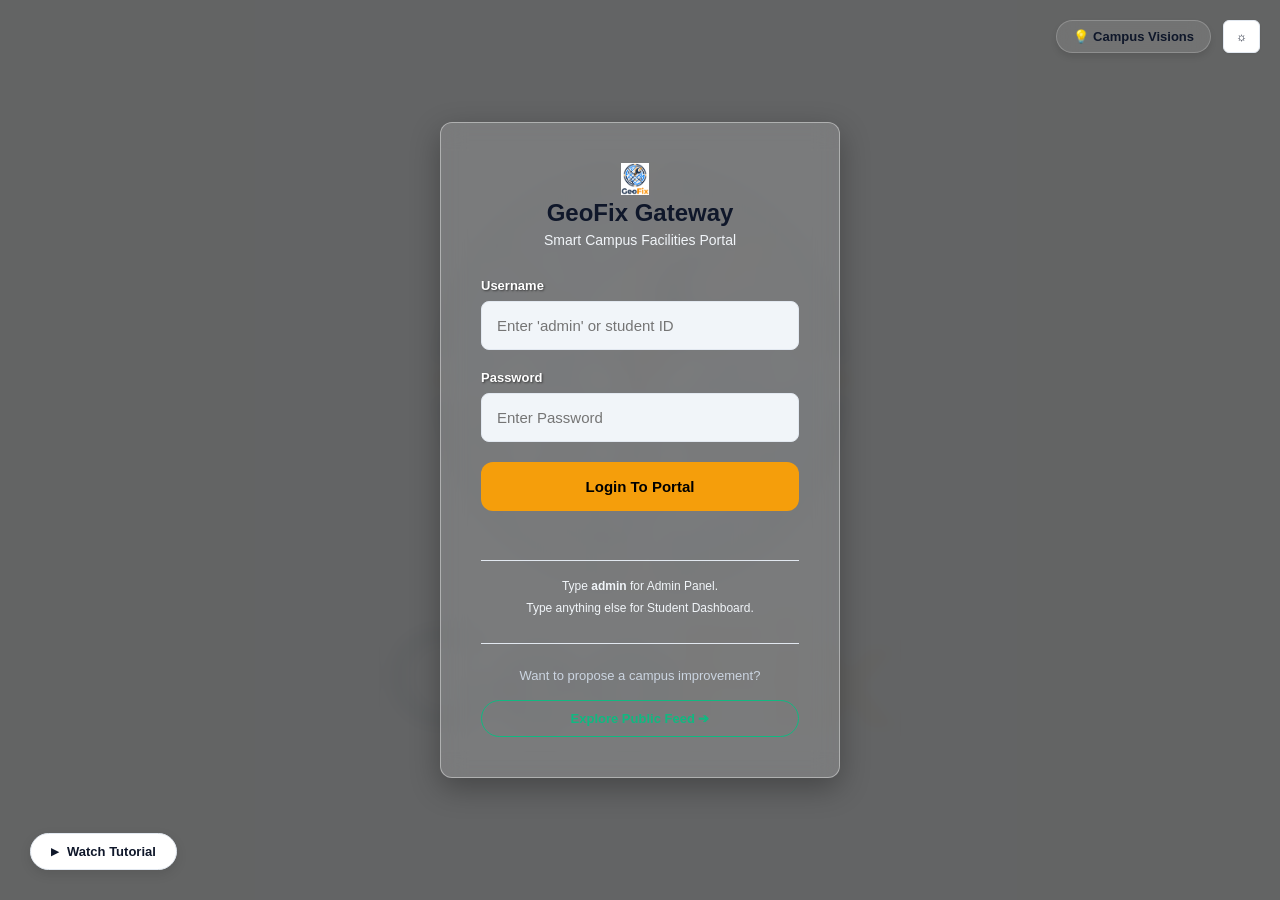
<file: index.html>
<!DOCTYPE html>
<html lang="en">
<head>
  <meta charset="UTF-8">
  <meta name="viewport" content="width=device-width, initial-scale=1.0">
  <title>GeoFix - Login</title>
  <link rel="stylesheet" href="style.css">
  <!-- <link href="https://fonts.googleapis.com/css2?family=Plus+Jakarta+Sans:wght@400;500;600;700&display=swap" rel="stylesheet"> -->
</head>
<body>

  <!-- Background Image aur uske upar ek dark layer (overlay) -->
  <div class="login-bg-image"></div>
  <div class="login-overlay"></div>

  <!-- Theme Toggle Button -->
  <!-- Top Right Floating Actions -->
  <div style="position: absolute; top: 20px; right: 20px; display: flex; gap: 12px; z-index: 100;">
    <button onclick="goToPage('feed.html')" class="nav-btn" style="background: rgba(255,255,255,0.1); border: 1px solid rgba(255,255,255,0.2); padding: 8px 16px; border-radius: 20px; font-size: 13px; font-weight: 600; color: var(--text-main); backdrop-filter: blur(10px); cursor: pointer; box-shadow: 0 4px 6px rgba(0,0,0,0.1);">
      💡 Campus Visions
    </button>
    <button id="theme-btn" class="nav-btn floating-theme-btn" style="position: static; margin: 0; transform: none;">☼</button>
  </div>

  <!-- Login Card Container -->
  <div class="login-container">
    
    <div class="login-card">
      
      <!-- Top Logo Section -->
      <div class="login-header">
        <img src="image_2.png" alt="GeoFix Logo" class="nav-logo-img" style="width: 32px; height: 32px; margin-right: 10px; object-fit: contain;">
        <h2>GeoFix Gateway</h2>
        <p class="subtitle">Smart Campus Facilities Portal</p>
      </div>
      
      <!-- Login Form Starts Here -->
      <form id="login-form">
        
        <!-- Username Box -->
        <div class="form-group">
          <label>Username</label>
          <input type="text" id="username" class="input-field" placeholder="Enter 'admin' or student ID" required>
        </div>
        
        <!-- Password Box -->
        <div class="form-group">
          <label>Password</label>
          <input type="password" id="password" class="input-field" placeholder="Enter Password" required>
        </div>
        
        <!-- Submit Button -->
        <button type="submit" class="btn-submit">Login To Portal</button>
        
      </form>
      
      <!-- Demo Instructions -->
      <!-- Demo Instructions & Public Feed Route -->
      <div class="login-footer">
        <p>Type <strong>admin</strong> for Admin Panel.</p>
        <p style="margin-bottom: 24px;">Type anything else for Student Dashboard.</p>
        
        <div style="padding-top: 20px; border-top: 1px solid var(--border-subtle);">
            <p class="light-text" style="font-size: 13px; margin-bottom: 12px;">Want to propose a campus improvement?</p>
            <button type="button" onclick="goToPage('feed.html')" style="background: transparent; border: 1px solid #10B981; color: #10B981; padding: 10px 20px; border-radius: 24px; font-size: 13px; font-weight: 600; cursor: pointer; transition: all 0.2s ease; width: 100%;">
                Explore Public Feed ➔
            </button>
        </div>
      </div>

    </div>
    
  </div>
  <!-- Custom Toast Notification Box -->
<div id="toast-box" class="toast hidden">
  <span id="toast-message">Message yahan aayega</span>
</div>






<!-- Global Tutorial Floating Button (Bottom Left) -->
<!-- Global Tutorial Floating Button (Coming Soon) -->
  <button class="floating-tutorial-btn no-print" onclick="showToast('Tutorial video will be deployed in Version 2.0')">
    <span style="font-size: 10px;">▶</span> Watch Tutorial
  </button>

  <!-- JavaScript File Link -->
  <script src="script.js"></script>
</body>
</html>
</file>
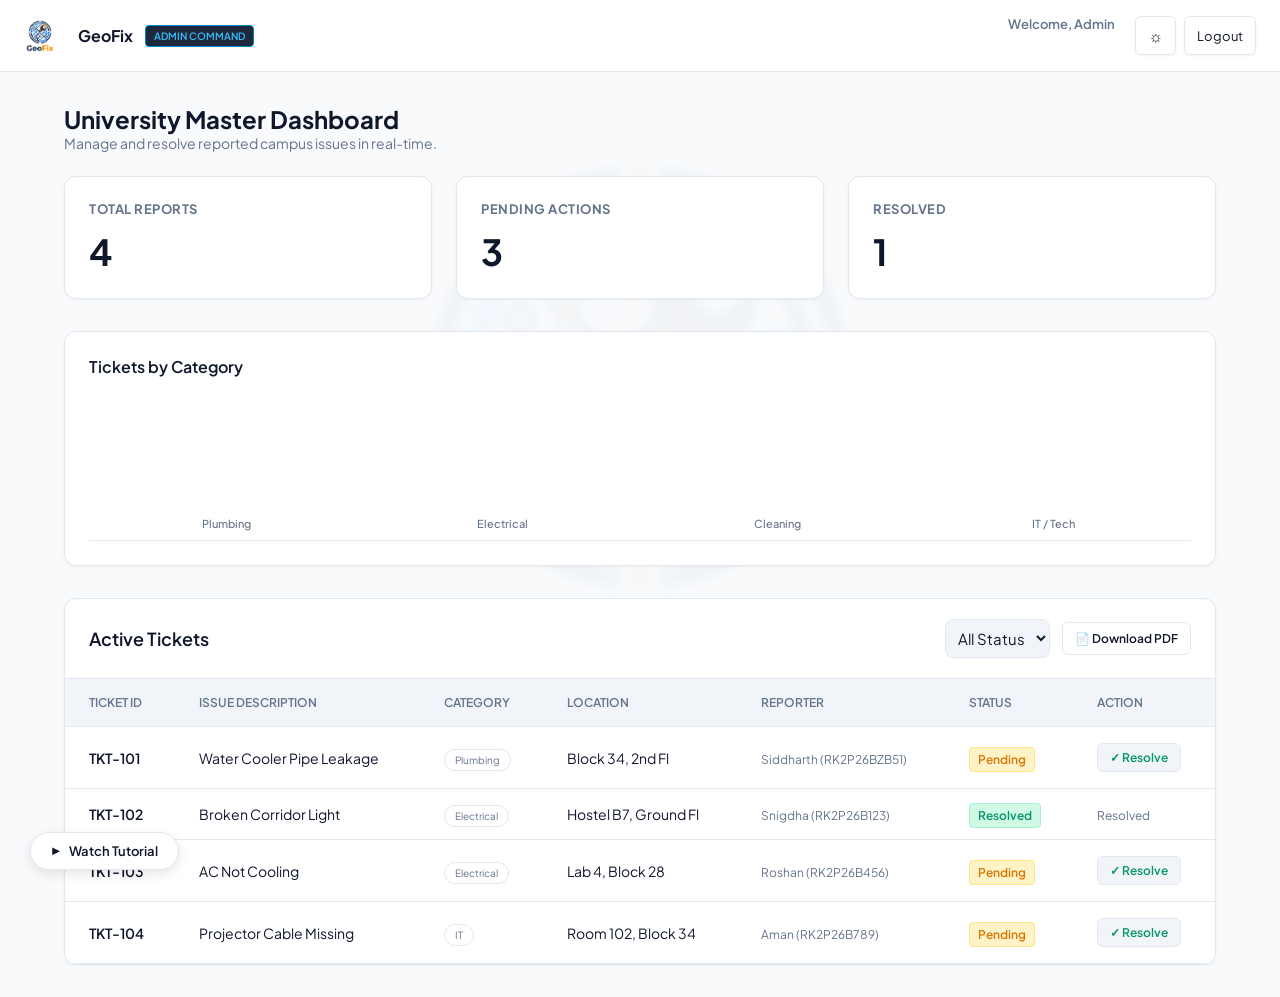
<file: admin.html>
<!DOCTYPE html>
<html lang="en">
<head>
  <meta charset="UTF-8">
  <meta name="viewport" content="width=device-width, initial-scale=1.0">
  <title>GeoFix - Admin Command Center</title>
  <link rel="stylesheet" href="style.css">
  <link href="https://fonts.googleapis.com/css2?family=Plus+Jakarta+Sans:wght@400;500;600;700&display=swap" rel="stylesheet">
</head>
<body>

  <!-- Admin Navbar -->
  <header class="navbar">
    <div class="nav-left">
      <img src="image_2.png" alt="GeoFix Logo" class="nav-logo-img" style="width: 32px; height: 32px; margin-right: 10px; object-fit: contain;">
      <span class="logo-text">GeoFix</span>
      <span class="badge-dark" style="background: #1E293B; color: #38BDF8; border-color: #0284C7;">ADMIN COMMAND</span>
    </div>
 
    <div class="nav-right">
      <span id="welcome-text" class="light-text" style="font-size: 13px; font-weight: 600; margin-right: 12px;">Welcome, Admin</span>
      <button id="theme-btn" class="nav-btn no-print" style="font-size: 16px;">☼</button>
      <button class="nav-btn no-print" onclick="window.location.href='index.html'" style="font-size: 13px;">Logout</button>
    </div>
  </header>

  <!-- Admin Main Content -->
  <div class="admin-container animate-fade-in">
    
    <div class="page-header">
      <h2>Campus Facilities Dashboard</h2>
      <p class="subtitle">Manage and resolve reported campus issues in real-time.</p>
    </div>

    <!-- WRAPPER FOR MAINTENANCE STUFF -->
    <div id="maintenance-only">

        <!-- 1. KPI (Stats) Cards -->
        <div class="kpi-grid">
          <div class="kpi-card">
            <h3>Total Reports</h3>
            <div class="kpi-number" id="kpi-total">0</div>
          </div>
          <div class="kpi-card kpi-warning">
            <h3>Pending Actions</h3>
            <div class="kpi-number text-amber" id="kpi-pending">0</div>
          </div>
          <div class="kpi-card kpi-success">
            <h3>Resolved</h3>
            <div class="kpi-number text-green" id="kpi-resolved">0</div>
          </div>
        </div>

        <!-- 2. CSS-Only Bar Chart -->
        <div class="card chart-card">
          <h3>Tickets by Category</h3>
          <div class="css-chart-container">
            <div class="bar-wrapper"><div class="bar bar-plumbing" id="bar-plumbing"></div><span>Plumbing</span></div>
            <div class="bar-wrapper"><div class="bar bar-electrical" id="bar-electrical"></div><span>Electrical</span></div>
            <div class="bar-wrapper"><div class="bar bar-cleanliness" id="bar-clean"></div><span>Cleaning</span></div>
            <div class="bar-wrapper"><div class="bar bar-it" id="bar-it"></div><span>IT / Tech</span></div>
          </div>
        </div>

        <!-- 3. Dynamic Data Table with Action Toolbar -->
        <div class="card table-card" style="margin-top: 32px;">
          <div class="table-header-row">
            <h3>Active Tickets</h3>
            <div class="action-toolbar">
              <select id="status-filter" class="input-field" style="width: auto; padding: 8px;">
                <option value="All">All Status</option>
                <option value="Pending">Pending</option>
                <option value="Resolved">Resolved</option>
              </select>
              <button class="btn-dark-outline" onclick="window.print()">📄 Download PDF</button>
            </div>
          </div>
          
          <div class="table-responsive">
            <table class="admin-table">
              <thead>
                <tr>
                  <th>Ticket ID</th>
                  <th>Issue Description</th>
                  <th>Category</th>
                  <th>Location</th>
                  <th>Reporter</th> 
                  <th>Status</th>
                  <th class="no-print">Action</th>
                </tr>
              </thead>
              <tbody id="ticket-table-body">
                <!-- Data will be injected here -->
              </tbody>
            </table>
          </div>
        </div>

    </div> 
    <!-- MAINTENANCE WRAPPER ENDS HERE -->

    <!-- ==========================================
         STUDENT WELFARE WING (IDEAS SECTION)
         ========================================== -->
    <div id="welfare-ideas-section" style="display: none; margin-top: 40px; background: #fff; padding: 24px; border-radius: 12px; box-shadow: 0 4px 12px rgba(0,0,0,0.05); border: 1px solid #e2e8f0;">
        <div style="display: flex; justify-content: space-between; align-items: center; margin-bottom: 20px;">
            <div>
                <h3 style="margin: 0 0 4px 0; color: #111; font-size: 18px;">💡 Qualified Student Initiatives</h3>
                <p style="margin: 0; color: #555; font-size: 13px;">Proposals with 50+ Upvotes waiting for Welfare Wing approval.</p>
            </div>
            <span style="background: rgba(16, 185, 129, 0.1); color: #10B981; padding: 4px 12px; border-radius: 20px; font-size: 12px; font-weight: bold;">1 Pending Review</span>
        </div>

        <div style="border: 1px solid #10B981; border-radius: 8px; padding: 16px; display: flex; justify-content: space-between; align-items: center; background: rgba(16, 185, 129, 0.02);">
            <div>
                <h4 style="margin: 0 0 4px 0; font-size: 15px; color: #111;">Open-Air Study Lounge (Block 34)</h4>
                <p style="margin: 0 0 8px 0; font-size: 13px; color: #555;">Proposed by: Siddharth Kumar • Votes: 50/50</p>
                <span style="font-size: 11px; background: #e2e8f0; color: #475569; padding: 3px 8px; border-radius: 4px; font-weight: 600;">Community Project</span>
            </div>
            <div style="display: flex; gap: 10px;">
                <button onclick="alert('Proposal Rejected.')" style="background: transparent; border: 1px solid #ef4444; color: #ef4444; padding: 8px 16px; border-radius: 6px; font-size: 13px; font-weight: 600; cursor: pointer;">
                    Reject
                </button>
                <button onclick="alert('Approved! Duty leaves & certificates initiated.')" style="background: #10B981; border: none; color: white; padding: 8px 16px; border-radius: 6px; font-size: 13px; font-weight: 600; cursor: pointer;">
                    Approve
                </button>
            </div>
        </div>
    </div>

  </div>

  <!-- Toast Notification Box -->
  <div id="toast-box" class="toast hidden">
    <span id="toast-message">Message yahan aayega</span>
  </div>

  <!-- Global Tutorial Floating Button (Coming Soon) -->
  <button class="floating-tutorial-btn no-print" onclick="showToast('Tutorial video will be deployed in Version 2.0')">
    <span style="font-size: 10px;">▶</span> Watch Tutorial
  </button>




  

  <script src="script.js"></script>
</body>
</html>
</file>
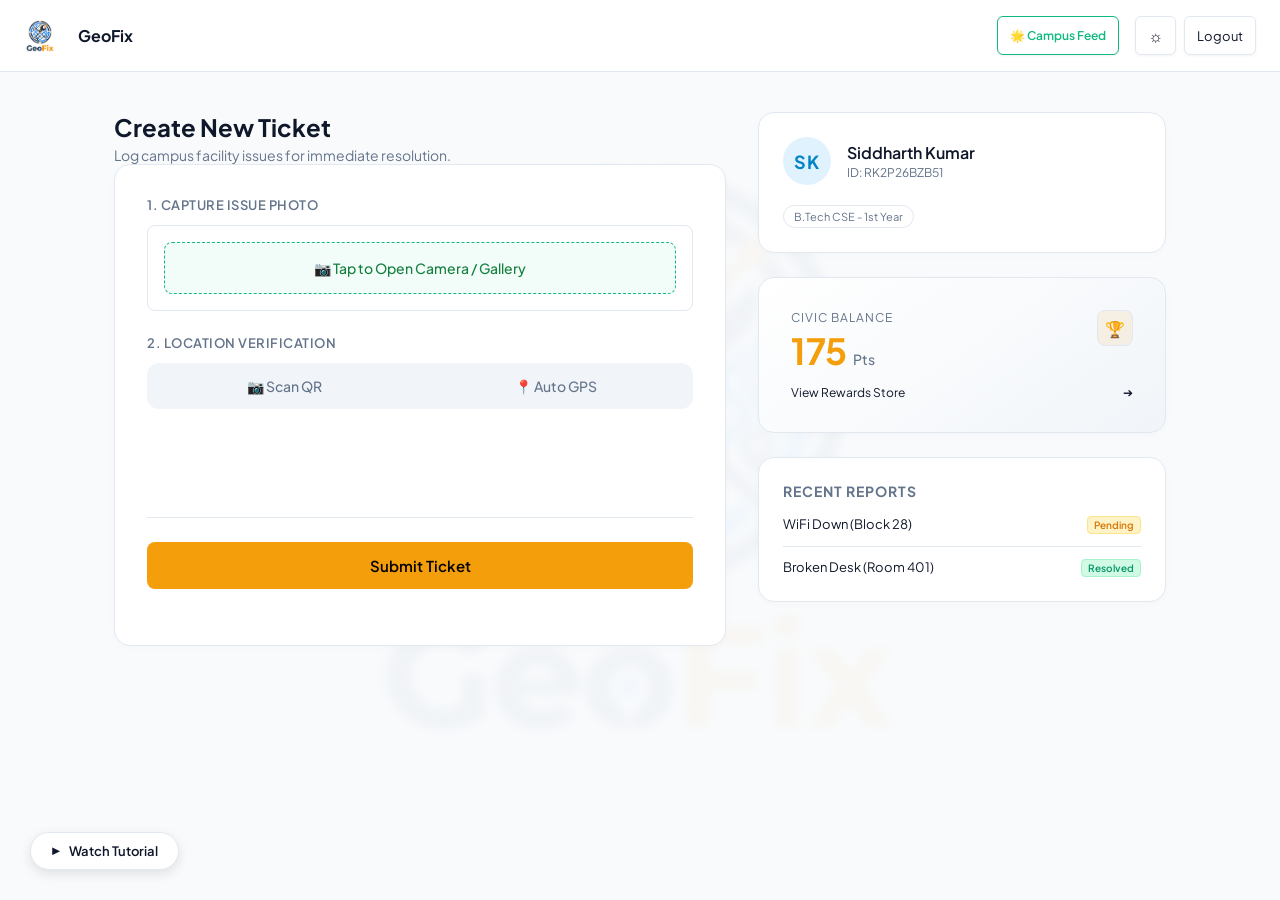
<file: dashboard.html>
<!DOCTYPE html>
<html lang="en">
<head>
  <meta charset="UTF-8">
  <meta name="viewport" content="width=device-width, initial-scale=1.0">
  <title>GeoFix - Responsive Light/Dark</title>
  <link rel="stylesheet" href="style.css">
  <link href="https://fonts.googleapis.com/css2?family=Plus+Jakarta+Sans:wght@400;500;600;700&display=swap" rel="stylesheet">
</head>
<body>

  <!-- Top Navbar -->
  <header class="navbar">
    <div class="nav-left">
      <img src="image_2.png" alt="GeoFix Logo" class="nav-logo-img" style="width: 32px; height: 32px; margin-right: 10px; object-fit: contain;">
      <span class="logo-text" style="font-size: 16px;">GeoFix</span>
    </div>
    
    <div class="nav-right">
      <!-- Community Feed Button -->
      <button class="nav-btn no-print" onclick="window.location.href='feed.html'" style="color: #10B981; border: 1px solid #10B981; font-weight: 600; margin-right: 8px;">
        🌟 Campus Feed
      </button>
      
      <button id="theme-btn" class="nav-btn no-print" style="font-size: 16px;">☼</button>
      <button class="nav-btn no-print" onclick="window.location.href='index.html'" style="font-size: 13px;">Logout</button>
    </div>
  </header>

  <!-- Modern SaaS Dashboard Layout -->
  <div class="saas-dashboard animate-fade-in">
    
    <!-- Left Column: Primary Workspace -->
    <div class="workspace-main">
      <div class="section-header">
        <h2 style="font-size: 24px; font-weight: 700; margin-bottom: 4px;">Create New Ticket</h2>
        <p class="light-text" style="font-size: 14px;">Log campus facility issues for immediate resolution.</p>
      </div>

      <div class="modern-card">
        
        <!-- STEP 1: Smart Camera & AI Trigger -->
        <label class="form-label" style="display: block; margin-bottom: 12px;">1. Capture Issue Photo</label>
        
        <!-- Upload Box / Camera Trigger -->
        <div id="upload-box" style="margin-bottom: 20px; border: 1px solid var(--border-subtle); padding: 16px; border-radius: 8px;">
            <div id="upload-content">
                <div style="position: relative;">
                    <!-- capture="environment" for mobile back camera -->
                    <input type="file" id="ticket-photo" accept="image/*" capture="environment" style="position: absolute; width: 100%; height: 100%; opacity: 0; cursor: pointer; z-index: 10;" onchange="updatePhotoLabel()">
                    
                    <div id="photo-label-box" style="background: rgba(16, 185, 129, 0.05); border: 1px dashed #10B981; color: #15803d; padding: 16px; border-radius: 8px; text-align: center; font-size: 14px; font-weight: 500; transition: 0.3s;">
                        📷 Tap to Open Camera / Gallery
                    </div>
                </div>
            </div>

            <!-- AI Processing Animation -->
            <div id="ai-processing" class="hidden" style="text-align: center; padding: 16px;">
                <p style="color: #d97706; font-weight: 600; font-size: 14px; margin: 0 0 4px 0;">🤖 AI Analyzing Image...</p>
                <p style="font-size: 12px; color: var(--text-muted); margin: 0;">Detecting issue category & severity</p>
            </div>
        </div>

        <!-- AI Verdict & Confirmation Box -->
        <div id="ai-review-box" class="hidden" style="margin-bottom: 24px; background: rgba(248, 250, 252, 0.8); padding: 16px; border-radius: 8px; border: 1px solid var(--border-subtle);">
            <h4 style="margin: 0 0 10px 0; font-size: 14px; color: var(--text-main);">🧠 AI Verdict</h4>
            <p style="font-size: 13px; margin: 0 0 16px 0;">Detected Issue: <span style="font-weight: 600; color: #b45309;">Plumbing Leakage (High Priority)</span></p>
            
            <div id="ai-actions" style="display: flex; gap: 10px;">
                <button type="button" onclick="confirmAI()" style="flex: 1; background: #10B981; color: white; border: none; padding: 10px; border-radius: 6px; cursor: pointer; font-size: 13px; font-weight: 600;">✓ Confirm</button>
                <button type="button" onclick="editManual()" style="flex: 1; background: transparent; color: var(--text-main); border: 1px solid var(--border-subtle); padding: 10px; border-radius: 6px; cursor: pointer; font-size: 13px; font-weight: 500;">✎ Edit Manual</button>
            </div>
        </div>

        <!-- Manual Category Select -->
        <div id="manual-category-box" class="hidden" style="margin-bottom: 24px;">
            <label style="font-size: 13px; font-weight: 600; display: block; margin-bottom: 8px;">Select Category Manually:</label>
            <select style="width: 100%; padding: 12px; border-radius: 6px; border: 1px solid var(--border-subtle); background: var(--bg-input); color: var(--text-main); font-family: inherit;">
                <option>Plumbing</option>
                <option>Electrical</option>
                <option>IT & Wi-Fi</option>
                <option>Carpentry</option>
            </select>
        </div>

        <!-- STEP 2: Location Verification -->
        <!-- STEP 2: Location Verification -->
        <label class="form-label" style="margin-top: 24px;">2. Location Verification</label>
        
        <!-- Hidden QR Camera Input -->
        <input type="file" id="qr-camera-input" accept="image/*" capture="environment" style="display: none;" onchange="processQR()">

        <div class="segmented-control" style="margin-top: 12px;">
          <div id="btn-qr" class="segment-btn" onclick="setLoc('QR')">
            <span>📷</span> Scan QR
          </div>
          <div id="btn-gps" class="segment-btn" onclick="setLoc('GPS')">
            <span>📍</span> Auto GPS
          </div>
        </div>

        <!-- Location Feedback -->
        <div class="input-area" style="margin-top: 16px; min-height: 60px;">
          
          <!-- QR Result (Pehle se hidden rahega) -->
          <div id="qr-result" class="success-box hidden" style="padding: 12px; border-radius: 6px; border: 1px solid rgba(16, 185, 129, 0.2); background: rgba(16, 185, 129, 0.05);">
            <!-- Data JS se aayega -->
          </div>

          <!-- GPS Result (Pehle se hidden rahega) -->
          <div id="gps-result" class="success-box hidden" style="padding: 12px; border-radius: 6px; border: 1px solid rgba(59, 130, 246, 0.2); background: rgba(59, 130, 246, 0.05); color: #3B82F6;">
            <!-- Data JS se aayega -->
          </div>
        </div>

        <!-- Submit Button -->
        <div style="margin-top: 32px; border-top: 1px solid var(--border-subtle); padding-top: 24px;">
          <button id="final-submit-btn" class="btn-submit" onclick="submitSmartTicket()" style="width: 100%; font-size: 15px; padding: 14px; font-weight: 600; border-radius: 8px;">Submit Ticket</button>
        </div>

      </div>
    </div>

    <!-- Right Column: User Context & Gamification -->
    <div class="workspace-side">
      
      <!-- Profile Widget -->
      <div class="modern-card profile-widget" style="padding: 24px;">
        <div class="profile-header" style="display: flex; align-items: center; gap: 16px; margin-bottom: 20px;">
          <div class="avatar-circle">SK</div>
          <div>
            <h3 style="font-size: 16px; font-weight: 600; margin: 0;">Siddharth Kumar</h3>
            <p class="light-text" style="font-size: 12px; margin: 2px 0 0 0;">ID: RK2P26BZB51</p>
          </div>
        </div>
        <div class="badge-outline" style="width: fit-content; font-size: 11px;">B.Tech CSE - 1st Year</div>
      </div>

      <!-- Civic Score Widget -->
      <div class="modern-card wallet-widget" onclick="goToPage('rewards.html')" style="cursor: pointer; background: linear-gradient(145deg, var(--bg-card) 0%, var(--bg-input) 100%);">
        <div style="display: flex; justify-content: space-between; align-items: flex-start;">
          <div>
            <p class="light-text" style="font-size: 12px; text-transform: uppercase; letter-spacing: 1px; margin-bottom: 8px;">Civic Balance</p>
            <div style="font-size: 36px; font-weight: 700; line-height: 1; color: var(--amber-solid);">
              <span id="user-score">175</span> <span style="font-size: 14px; font-weight: 500; color: var(--text-muted);">Pts</span>
            </div>
          </div>
          <div class="icon-box" style="background: rgba(245, 158, 11, 0.1); color: var(--amber-solid); padding: 10px; border-radius: 8px;">
            🏆
          </div>
        </div>
        <div style="margin-top: 16px; font-size: 12px; color: var(--text-main); display: flex; justify-content: space-between; align-items: center;">
          <span>View Rewards Store</span>
          <span>➔</span>
        </div>
      </div>

      <!-- Recent Activity -->
      <div class="modern-card" style="padding: 24px;">
        <h3 style="font-size: 14px; margin-bottom: 16px; color: var(--text-muted); text-transform: uppercase; letter-spacing: 1px;">Recent Reports</h3>
        <div class="activity-list">
          <div class="activity-item" style="display: flex; justify-content: space-between; margin-bottom: 12px; padding-bottom: 12px; border-bottom: 1px solid var(--border-subtle);">
            <span style="font-size: 13px;">WiFi Down (Block 28)</span>
            <span class="step-status text-amber" style="font-size: 10px; padding: 2px 6px;">Pending</span>
          </div>
          <div class="activity-item" style="display: flex; justify-content: space-between;">
            <span style="font-size: 13px;">Broken Desk (Room 401)</span>
            <span class="step-status text-green" style="font-size: 10px; padding: 2px 6px;">Resolved</span>
          </div>
        </div>
      </div>

    </div>
  </div>

  <!-- Custom Toast Notification Box -->
  <div id="toast-box" class="toast hidden">
    <span id="toast-message">Message yahan aayega</span>
  </div>

  <!-- Global Tutorial Floating Button (Coming Soon) -->
  <button class="floating-tutorial-btn no-print" onclick="showToast('Tutorial video will be deployed in Version 2.0')">
    <span style="font-size: 10px;">▶</span> Watch Tutorial
  </button>

  <!-- JS Logic -->
  <script src="script.js"></script>
</body>
</html>
</file>
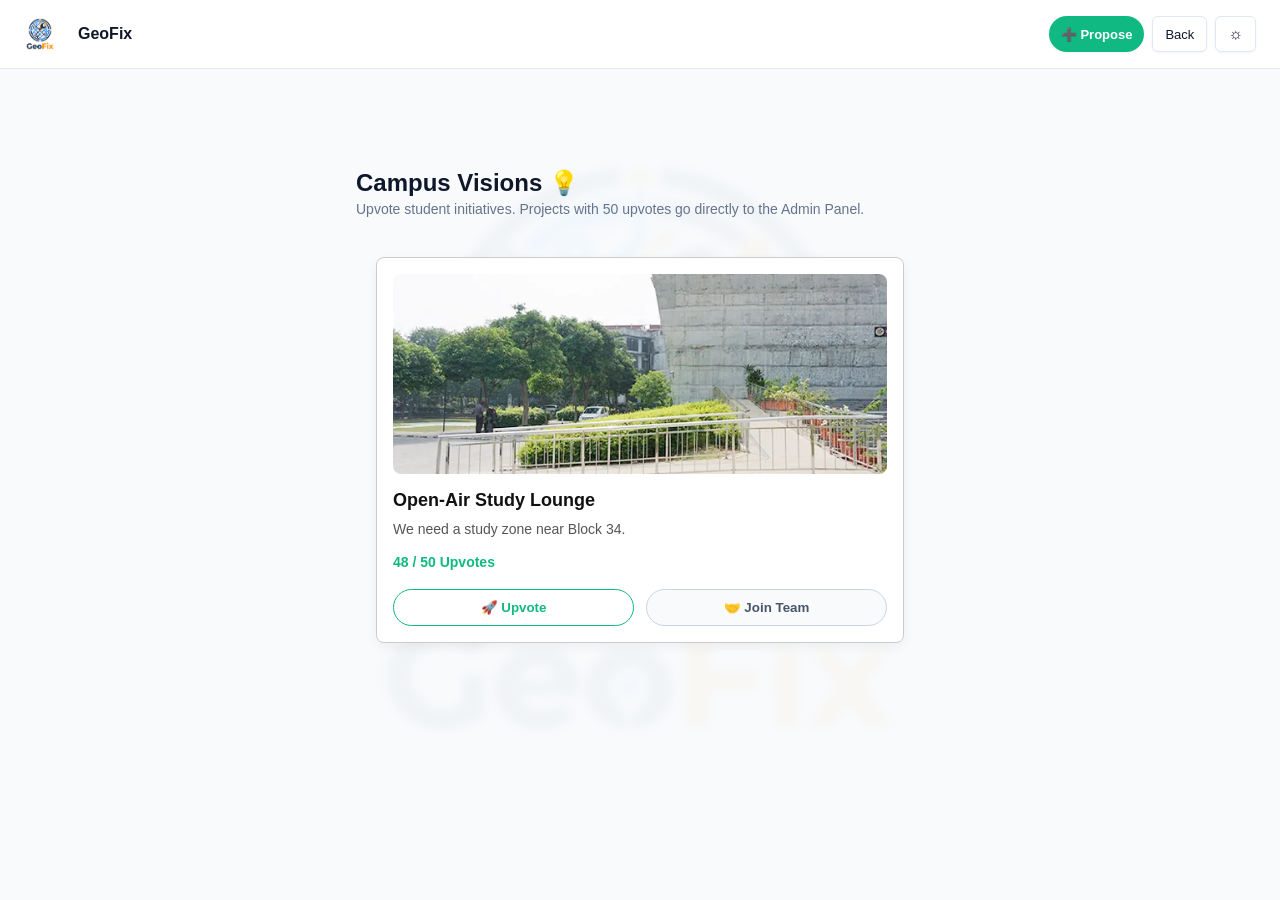
<file: feed.html>
<!DOCTYPE html>
<html lang="en">
<head>
    <meta charset="UTF-8">
    <meta name="viewport" content="width=device-width, initial-scale=1.0">
    <title>Campus Visions - GeoFix</title>
    <link rel="stylesheet" href="style.css">
    <!-- <link href="https://fonts.googleapis.com/css2?family=Plus+Jakarta+Sans:wght@400;500;600;700&display=swap" rel="stylesheet"> -->
     <!-- <style>
        body {
        background: url(campusbg.jpg) no-repeat center center fixed !important;
        background-size: cover !important;
    }
        /* ==========================================
       MOBILE RESPONSIVENESS (MAX-WIDTH: 768px)
       ========================================== */
    @media (max-width: 768px) {
        /* Page ki padding aur margin kam karna */
        body {
            padding-bottom: 20px;
        }

        /* Headings ko mobile ke hisab se chhota karna */
        .page-header h2 {
            font-size: 22px !important;
            text-align: center;
        }
        .page-header .subtitle {
            font-size: 13px !important;
            text-align: center;
        }

        /* Cards screen ke kinare par na chipkein */
        .card, #proposal-form > div {
            padding: 16px !important;
            margin: 12px 10px !important;
            width: auto !important;
        }

        /* Navbar ke buttons chhote karna taaki overflow na ho */
        .nav-right {
            gap: 5px;
        }
        .nav-btn {
            font-size: 11px !important;
            padding: 6px 8px !important;
        }
        #welcome-text {
            display: none !important; /* Mobile me welcome text hide kar dete hain space bachane ke liye */
        }

        /* Buttons ko ek ke niche ek (stack) karna */
        .action-buttons, .proposal-card .flex {
            flex-direction: column !important;
            gap: 10px;
        }
        
        .btn-submit, button[onclick^="simpleUpvote"] {
            width: 100% !important;
            justify-content: center;
        }
    }
     </style> -->
</head>
<body>
    <!-- Top Navbar -->
    <header class="navbar">
        <div class="nav-left">
            <img src="image_2.png" alt="GeoFix Logo" class="nav-logo-img" style="width: 32px; height: 32px; margin-right: 10px; object-fit: contain;">
            <span class="logo-text" style="font-size: 16px;">GeoFix</span>
        </div>
        <div class="nav-right">
            <!-- Naya Propose Button -->
            <button class="nav-btn" onclick="toggleProposalForm()" style="font-size: 13px; font-weight: bold; background: #10B981; color: white; border: none; padding: 6px 12px; border-radius: 20px; cursor: pointer;">
                ➕ Propose
            </button>
            <button class="nav-btn" onclick="goToPage('index.html')" style="font-size: 13px;">Back</button>
            <button id="theme-btn" class="nav-btn" style="font-size: 16px;">☼</button>
        </div>
    </header>

    <!-- Main Feed Title -->
    <div style="max-width: 600px; margin: 100px auto 10px auto; padding: 0 16px;">
        <h2 style="font-size: 24px; font-weight: 700; margin-bottom: 4px;">Campus Visions 💡</h2>
        <p class="light-text" style="font-size: 14px;">Upvote student initiatives. Projects with 50 upvotes go directly to the Admin Panel.</p>
    </div>


    
    <!-- Propose Initiative Form (Hidden by default) -->
    <!-- Propose Initiative Modal Popup (Hidden by default) -->
    <div id="proposal-form" style="display: none; position: fixed; top: 0; left: 0; width: 100%; height: 100%; background: rgba(0,0,0,0.6); z-index: 1000; backdrop-filter: blur(3px);">
        
        <!-- Center White Box -->
        <div style="position: absolute; top: 50%; left: 50%; transform: translate(-50%, -50%); background: #ffffff; width: 90%; max-width: 500px; padding: 24px; border-radius: 12px; box-shadow: 0 15px 35px rgba(0,0,0,0.2);">
            
            <!-- Header & Close Button -->
            <div style="display: flex; justify-content: space-between; align-items: center; margin-bottom: 16px;">
                <h3 style="margin: 0; color: #111; font-size: 18px;">🚀 Propose a New Initiative</h3>
                <button onclick="toggleProposalForm()" style="background: transparent; border: none; font-size: 20px; cursor: pointer; color: #888; padding: 0;">✖</button>
            </div>
            
            <!-- NAYA FORM TAG YAHAN SE SHURU -->
        <form onsubmit="submitNewIdea(event)">
            
            <input id="idea-title" type="text" placeholder="Project Title (e.g. New Water Cooler)" style="width: 100%; padding: 10px; margin-bottom: 12px; border: 1px solid #ccc; border-radius: 6px; box-sizing: border-box;" required>
            
            <textarea id="idea-desc" placeholder="Your Vision Statement..." rows="3" style="width: 100%; padding: 10px; margin-bottom: 12px; border: 1px solid #ccc; border-radius: 6px; box-sizing: border-box;"></textarea>
            
            <label style="font-size: 13px; font-weight: 600; color: #555;">Upload Campus Photo:</label>
            <input type="file" accept="image/*" style="display: block; margin-top: 6px; margin-bottom: 24px; font-size: 13px; font-family: inherit;">
            
            <!-- Button se onclick hata diya hai, ab JS event isko handle karega -->
            <button type="submit" style="background: #10B981; color: white; border: none; padding: 12px 20px; border-radius: 20px; font-weight: 600; cursor: pointer; width: 100%; font-size: 15px;">
                Post Initiative
            </button>
            
        </form>
        <!-- NAYA FORM TAG YAHAN KHATAM -->
        </div>
        
    </div>
   <!-- Feed Container -->
    <div id="dynamic-feed-container" class="feed-container">
        
        <!-- Yeh raha tumhara pehla Hardcoded Card -->
        <!-- Yeh raha tumhara Hardcoded Card (With Image) -->
        <!-- Yeh raha tumhara Card (With Image & Both Buttons) -->
        <div class="social-post-card" style="padding: 16px; border: 1px solid #ccc; margin: 20px; border-radius: 8px; background: #fff; box-shadow: 0 4px 12px rgba(0,0,0,0.05);">
            
            <!-- Campus Image -->
            <img src="default-img.webp" alt="Campus Space" class="feed-image" style="width: 100%; height: 200px; object-fit: cover; border-radius: 8px; margin-bottom: 12px;">
            
            <h3 style="margin: 0 0 8px 0; color: #111;">Open-Air Study Lounge</h3>
            <p style="margin: 0 0 12px 0; color: #555; font-size: 14px;">We need a study zone near Block 34.</p>
            
            <!-- Upvote Status -->
            <p style="color: #10B981; font-weight: bold; margin-bottom: 16px; font-size: 14px;">
                <span id="vote-count-1">48</span> / 50 Upvotes
            </p>

            <!-- Buttons Section (Side-by-Side) -->
            <div style="display: flex; gap: 12px;">
                <!-- Upvote Button -->
                <button onclick="simpleUpvote(1)" style="flex: 1; padding: 10px 16px; cursor: pointer; background: transparent; border: 1px solid #10B981; color: #10B981; border-radius: 20px; font-weight: bold; transition: 0.3s;">
                    🚀 Upvote
                </button>
                
                <!-- Join Team Button -->
                <button onclick="alert('Join request sent to the creator!')" style="flex: 1; padding: 10px 16px; cursor: pointer; background: #f8fafc; border: 1px solid #cbd5e1; color: #475569; border-radius: 20px; font-weight: bold; transition: 0.3s;">
                    🤝 Join Team
                </button>
            </div>
        </div>

    </div>

    <!-- Toast Notification Box -->
    <div id="toast-box" class="toast hidden">
        <span id="toast-message"></span>
    </div>

    <script src="script.js"></script>
</body>
</html>
</file>
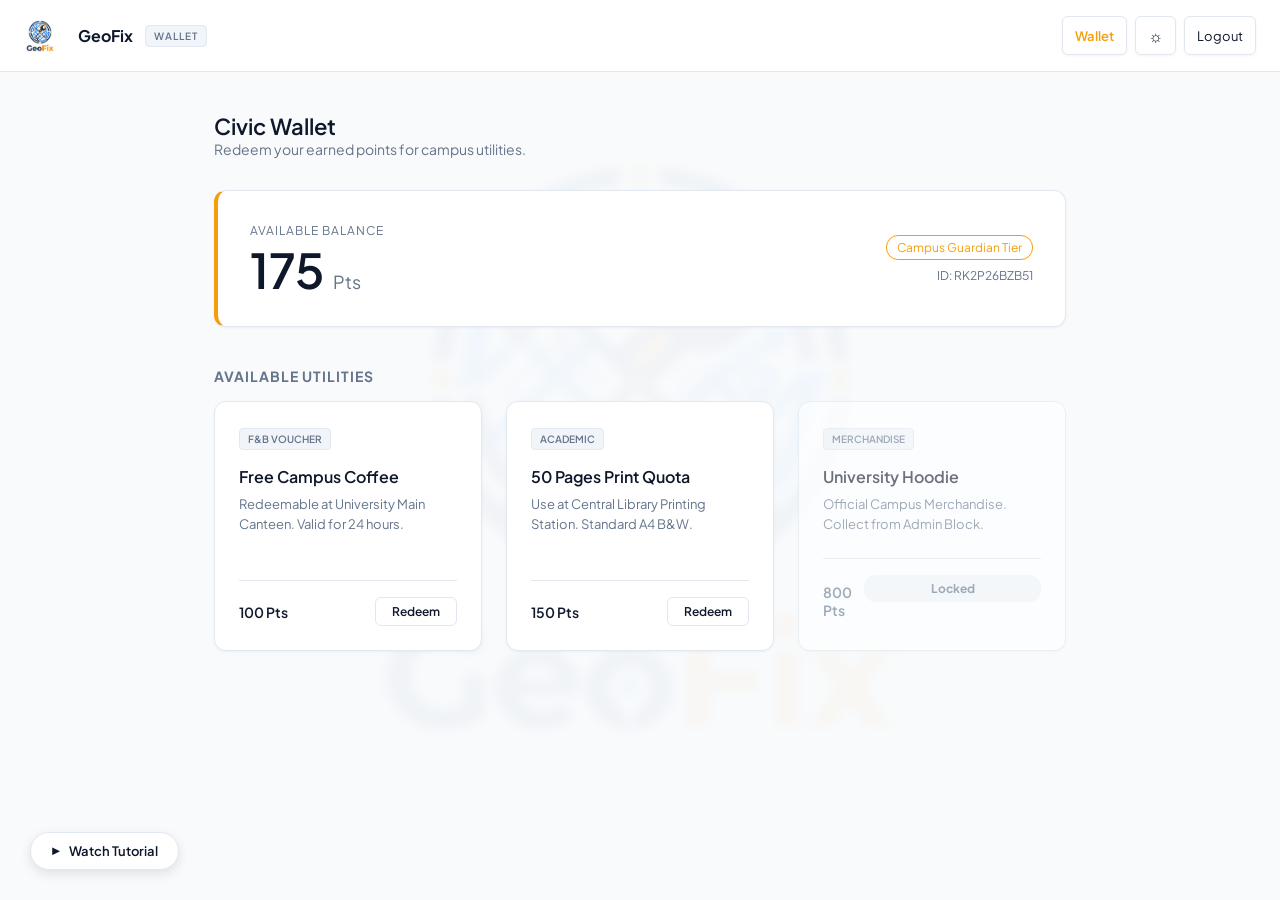
<file: rewards.html>
<!DOCTYPE html>
<html lang="en">
<head>
  <meta charset="UTF-8">
  <meta name="viewport" content="width=device-width, initial-scale=1.0">
  <title>GeoFix - My Wallet</title>
  <link rel="stylesheet" href="style.css">
  <link href="https://fonts.googleapis.com/css2?family=Plus+Jakarta+Sans:wght@400;500;600&display=swap" rel="stylesheet">
</head>
<body>

  <!-- Top Navbar -->
  <header class="navbar">
    <div class="nav-left">
      <img src="image_2.png" alt="GeoFix Logo" class="nav-logo-img" style="width: 32px; height: 32px; margin-right: 10px; object-fit: contain;">
      <span class="logo-text" style="font-size: 16px;">GeoFix</span>
      <span class="badge-dark" style="font-size: 10px; letter-spacing: 1px;">WALLET</span>
    </div>
    
    <div class="nav-right">
      <span id="welcome-text" class="light-text" style="font-size: 13px; font-weight: 600; margin-right: 12px; display: none;"></span>
      
      <!-- Naye Links (Wallet aur Logout) -->
      <button class="nav-btn no-print" onclick="window.location.href='rewards.html'" style="font-size: 13px; font-weight: 600; color: var(--amber-solid);">Wallet</button>
      <button id="theme-btn" class="nav-btn no-print" style="font-size: 16px;">☼</button>
      <button class="nav-btn no-print" onclick="window.location.href='index.html'" style="font-size: 13px;">Logout</button>
    </div>
  </header>

  <!-- Rewards Container -->
  <div class="admin-container animate-fade-in" style="max-width: 900px; padding-top: 40px;">
    
    <div class="page-header" style="margin-bottom: 32px;">
      <h2 style="font-size: 22px; font-weight: 600;">Civic Wallet</h2>
      <p class="subtitle" style="font-size: 14px;">Redeem your earned points for campus utilities.</p>
    </div>

    <!-- Pro-Level Score Card (No Emojis) -->
    <div class="card" style="margin-bottom: 40px; border-left: 4px solid var(--amber-solid); padding: 32px;">
      <div style="display: flex; justify-content: space-between; align-items: center;">
        <div>
          <div style="font-size: 12px; color: var(--text-muted); text-transform: uppercase; letter-spacing: 1px; margin-bottom: 8px;">Available Balance</div>
          <div style="font-size: 48px; font-weight: 600; line-height: 1;">175 <span style="font-size: 18px; color: var(--text-muted); font-weight: 400;">Pts</span></div>
        </div>
        <div style="text-align: right;">
          <div class="badge-outline" style="border-color: var(--amber-solid); color: var(--amber-solid);">Campus Guardian Tier</div>
          <div style="font-size: 12px; color: var(--text-muted); margin-top: 8px;">ID: RK2P26BZB51</div>
        </div>
      </div>
    </div>

    <!-- Redeem Store -->
    <h3 style="margin-bottom: 16px; font-size: 14px; text-transform: uppercase; letter-spacing: 1px; color: var(--text-muted);">Available Utilities</h3>
    
    <!-- Minimalist SaaS Grid -->
    <div class="kpi-grid">
      
      <!-- Sleek Card 1 -->
      <div class="kpi-card" style="padding: 24px; display: flex; flex-direction: column; justify-content: space-between; height: 100%;">
        <div>
          <span class="badge-dark" style="background: var(--bg-input); color: var(--text-muted); font-size: 10px; margin-bottom: 16px; display: inline-block;">F&B VOUCHER</span>
          <h4 style="font-size: 16px; margin-bottom: 8px; font-weight: 600;">Free Campus Coffee</h4>
          <p class="subtext" style="font-size: 13px; line-height: 1.5; margin-bottom: 24px;">Redeemable at University Main Canteen. Valid for 24 hours.</p>
        </div>
        <div style="display: flex; justify-content: space-between; align-items: center; border-top: 1px solid var(--border-subtle); padding-top: 16px;">
          <span style="font-size: 14px; font-weight: 600;">100 Pts</span>
          <button class="btn-dark-outline" style="padding: 6px 16px; font-size: 12px;">Redeem</button>
        </div>
      </div>

      <!-- Sleek Card 2 -->
      <div class="kpi-card" style="padding: 24px; display: flex; flex-direction: column; justify-content: space-between; height: 100%;">
        <div>
          <span class="badge-dark" style="background: var(--bg-input); color: var(--text-muted); font-size: 10px; margin-bottom: 16px; display: inline-block;">ACADEMIC</span>
          <h4 style="font-size: 16px; margin-bottom: 8px; font-weight: 600;">50 Pages Print Quota</h4>
          <p class="subtext" style="font-size: 13px; line-height: 1.5; margin-bottom: 24px;">Use at Central Library Printing Station. Standard A4 B&W.</p>
        </div>
        <div style="display: flex; justify-content: space-between; align-items: center; border-top: 1px solid var(--border-subtle); padding-top: 16px;">
          <span style="font-size: 14px; font-weight: 600;">150 Pts</span>
          <button class="btn-dark-outline" style="padding: 6px 16px; font-size: 12px;">Redeem</button>
        </div>
      </div>
      
      <!-- Sleek Card 3 (Locked) -->
      <div class="kpi-card" style="padding: 24px; display: flex; flex-direction: column; justify-content: space-between; height: 100%; opacity: 0.6;">
        <div>
          <span class="badge-dark" style="background: var(--bg-input); color: var(--text-muted); font-size: 10px; margin-bottom: 16px; display: inline-block;">MERCHANDISE</span>
          <h4 style="font-size: 16px; margin-bottom: 8px; font-weight: 600;">University Hoodie</h4>
          <p class="subtext" style="font-size: 13px; line-height: 1.5; margin-bottom: 24px;">Official Campus Merchandise. Collect from Admin Block.</p>
        </div>
        <div style="display: flex; justify-content: space-between; align-items: center; border-top: 1px solid var(--border-subtle); padding-top: 16px;">
          <span style="font-size: 14px; font-weight: 600; color: var(--text-muted);">800 Pts</span>
          <button class="btn-submit" style="padding: 6px 16px; font-size: 12px; background: var(--bg-input); color: var(--text-muted); border: none; cursor: not-allowed;">Locked</button>
        </div>
      </div>

    </div>
  </div>








  <!-- Global Tutorial Floating Button (Bottom Left) -->
  <button id="tutorial-btn" class="floating-tutorial-btn no-print">
    <span style="font-size: 10px;">▶</span> Watch Tutorial
  </button>

  <!-- Tutorial Video Modal (Popup) -->
  <div id="tutorial-modal" class="modal-overlay no-print">
    <div class="modal-content">
      
      <div class="modal-header">
        <h3 style="font-size: 16px; font-weight: 600;">How to use GeoFix</h3>
        <button id="close-tutorial" class="btn-close">&times;</button>
      </div>
      
      <div class="modal-body">
        <!-- Sleek Video Placeholder -->
        <div class="video-placeholder">
          <div class="play-circle">▶</div>
          <p class="subtext" style="margin-top: 16px;">System Walkthrough Demo (1:30s)</p>
        </div>
      </div>
      
    </div>
  </div>

  <script src="script.js"></script>
</body>
</html>
</file>
<file: style.css>
/* LIGHT MODE (Default) - Matching the new image */
:root {
  --bg-app: #F8FAFC;       /* Light gray background */
  --bg-card: #FFFFFF;      /* Pure white cards */
  --bg-input: #F1F5F9;     /* Very light gray for inputs/buttons */
  --border-subtle: #E2E8F0;
  --border-active: #CBD5E1;
  
  --text-main: #0F172A;    /* Dark slate for main text */
  --text-muted: #64748B;   /* Gray for subtext */
  
  --amber-solid: #F59E0B;
  --amber-text: #D97706;
  --green-text: #059669;
  --green-bg: #D1FAE5;
  
  --shadow-sm: 0 1px 3px rgba(0,0,0,0.05);
}

/* DARK MODE (Cosmic Aurora) - Activated by JavaScript */
body.dark-mode {
  --bg-app: #0F1115;
  --bg-card: #15181E;
  --bg-input: #1C2128;
  --border-subtle: #2D333B;
  --border-active: rgba(255, 255, 255, 0.15);
  
  --text-main: #FFFFFF;
  --text-muted: #8B949E;
  
  --amber-text: #FBBF24;
  --green-text: #34D399;
  --green-bg: rgba(52, 211, 153, 0.1);
  
  --shadow-sm: none;
}

* { margin: 0; padding: 0; box-sizing: border-box; font-family: 'Plus Jakarta Sans', sans-serif; }

body {
  background-color: var(--bg-app);
  color: var(--text-main);
  transition: background-color 0.3s ease, color 0.3s ease;
}

/* --- Navbar --- */
.navbar {
  display: flex; justify-content: space-between; align-items: center;
  padding: 16px 24px; border-bottom: 1px solid var(--border-subtle);
  background-color: var(--bg-card);
  position: sticky; top: 0; z-index: 100;
}
.nav-left { display: flex; align-items: center; gap: 12px; }
.logo-box { background: var(--amber-solid); color: #000; font-weight: 800; font-size: 12px; padding: 4px 6px; border-radius: 4px; }
.logo-text { font-weight: 700; font-size: 16px; }
.badge-dark { background: var(--bg-input); font-size: 10px; padding: 4px 8px; border-radius: 4px; border: 1px solid var(--border-subtle); font-weight: 600; color: var(--text-muted); }
.nav-right { display: flex; gap: 8px; }
.nav-btn { background: var(--bg-card); border: 1px solid var(--border-subtle); color: var(--text-main); border-radius: 6px; padding: 8px 12px; font-size: 12px; cursor: pointer; display: flex; align-items: center; gap: 6px; box-shadow: var(--shadow-sm); }
.nav-btn:hover { background: var(--bg-input); }

/* --- RESPONSIVE LAYOUT SYSTEM --- */
.dashboard-container {
  display: flex; flex-direction: column; gap: 20px;
  padding: 16px; max-width: 1200px; margin: 0 auto;
}
.sidebar-column { order: 1; }
.main-column { order: 2; }
.desktop-stats-box { display: none; }

@media (min-width: 768px) {
  .dashboard-container { flex-direction: row; padding: 32px 24px; gap: 40px; align-items: flex-start; }
  .main-column { flex: 1.5; order: 1; } 
  .sidebar-column { flex: 1; order: 2; position: sticky; top: 90px; }
  .desktop-stats-box { display: block; margin-top: 24px; background: var(--bg-card); padding: 16px; border-radius: 12px; border: 1px solid var(--border-subtle); }
}

/* --- Components --- */
.text-green { color: var(--green-text); }
.text-amber { color: var(--amber-text); }
.text-gray { color: var(--text-muted); }
.light-text { font-weight: 400; color: var(--text-muted); }
.subtext { font-size: 11px; color: var(--text-muted); display: block; margin-top: 4px; }
.mono-label { font-size: 10px; text-transform: uppercase; letter-spacing: 0.5px; color: var(--text-muted); }
.link-amber { color: var(--amber-text); text-decoration: underline; font-size: 12px; }

.dot-amber { width: 6px; height: 6px; background: var(--amber-solid); border-radius: 50%; display: inline-block; }
.dot-green { width: 6px; height: 6px; background: var(--green-text); border-radius: 50%; display: inline-block; }

.score-card { padding: 16px; border: 1px solid var(--border-subtle); border-radius: 12px; display: flex; justify-content: space-between; align-items: center; background: var(--bg-card); box-shadow: var(--shadow-sm); }
.score-left { display: flex; gap: 12px; align-items: center; }
.shield-icon { font-size: 20px; color: var(--amber-text); }
.score-main { font-size: 16px; }
.score-main strong { font-size: 20px; }
.score-sub { font-size: 12px; color: var(--text-muted); margin-top: 4px;}

.page-header { margin-bottom: 24px; }
.header-title-row { display: flex; justify-content: space-between; align-items: center; margin-bottom: 8px; }
.header-title-row h2 { font-size: 22px; font-weight: 600; }
.badge-outline { font-size: 12px; border: 1px solid var(--border-subtle); padding: 4px 10px; border-radius: 12px; color: var(--text-muted); }
.subtitle { font-size: 14px; color: var(--text-muted); }

.step-section { margin-bottom: 24px; }
.step-header { display: flex; justify-content: space-between; align-items: center; margin-bottom: 12px; }
.step-title { display: flex; align-items: center; gap: 8px; font-size: 12px; font-weight: 700; letter-spacing: 0.5px; }
.step-num { background: var(--text-main); color: var(--bg-card); width: 22px; height: 22px; display: flex; justify-content: center; align-items: center; border-radius: 50%; font-size: 11px; }
.step-status { font-size: 12px; font-weight: 600; }
.step-status.text-amber { background: #FEF3C7; padding: 4px 8px; border-radius: 4px; border: 1px solid #FDE68A; }
.step-status.text-green { background: var(--green-bg); padding: 4px 8px; border-radius: 4px; border: 1px solid #A7F3D0; }

.card { background: var(--bg-card); border: 1px solid var(--border-subtle); border-radius: 12px; padding: 16px; box-shadow: var(--shadow-sm); }
.nested-card { background: transparent; padding: 12px; margin-bottom: 12px; }

.photo-row { display: flex; align-items: center; gap: 12px; justify-content: space-between; }
.thumbnail { width: 44px; height: 44px; border-radius: 6px; object-fit: cover; }
.photo-info { flex: 1; }
.btn-dark-outline { background: var(--bg-card); border: 1px solid var(--border-subtle); color: var(--text-main); padding: 8px 12px; border-radius: 6px; font-size: 12px; font-weight: 600; cursor: pointer; }

.issue-meta { display: flex; gap: 8px; align-items: center; margin-bottom: 10px; }
.issue-title { font-size: 16px; font-weight: 700; margin-bottom: 6px; }
.issue-desc { font-size: 13px; color: var(--text-muted); line-height: 1.5; margin-bottom: 16px; }
.routing-row { display: flex; justify-content: space-between; align-items: center; font-size: 13px; }

.location-top-row { display: flex; gap: 12px; align-items: center; justify-content: space-between; }
.icon-box { background: var(--bg-input); border: 1px solid var(--border-subtle); width: 36px; height: 36px; display: flex; justify-content: center; align-items: center; border-radius: 8px; font-size: 16px; }
.location-info { flex: 1; }
.success-banner { background: var(--green-bg); color: var(--green-text); font-size: 12px; padding: 10px 12px; border-radius: 6px; margin-top: 12px; font-weight: 600; border: 1px solid rgba(5, 150, 105, 0.2); }
.input-box { background: var(--bg-card); border: 1px solid var(--border-subtle); margin-top: 12px; padding: 12px; border-radius: 6px; font-size: 13px; display: flex; align-items: center; gap: 8px; color: var(--text-main); }

.btn-submit { width: 100%; background: var(--amber-solid); color: #000000; border: none; padding: 16px; border-radius: 12px; font-size: 15px; font-weight: 700; cursor: pointer; margin-bottom: 24px; transition: 0.2s; }
.btn-submit:hover { opacity: 0.9; transform: translateY(-2px); }
.stat-item { display: flex; gap: 8px; align-items: flex-start; font-size: 12px; color: var(--text-main); font-weight: 600; margin-bottom: 12px;}
.verified-box { background: var(--green-bg); color: var(--green-text); padding: 8px; border-radius: 6px; border: 1px solid rgba(5, 150, 105, 0.2); display: flex; flex-direction: column; }
.bottom-legal { text-align: center; font-size: 11px; color: var(--text-muted); border-top: 1px solid var(--border-subtle); padding-top: 24px; margin-top: 24px; padding-bottom: 24px;}
.copyright { margin-top: 8px; opacity: 0.5; }








/* =========================================
   LOGIN PAGE STYLES (Simple Version)
   ========================================= */

/* Background Image Set Karna */
.login-bg-image {
  position: fixed;
  top: 0;
  left: 0;
  width: 100%;
  height: 100%;
  /* Ye ek free Unsplash image hai university building ki */
  background-image: url('https://images.unsplash.com/photo-1541339907198-e08756dedf3f?ixlib=rb-4.0.3&auto=format&fit=crop&w=1920&q=80');
  background-size: cover;
  background-position: center;
  z-index: -2; /* Isko sabse piche bhejne ke liye */
}

/* Background image ke upar ek dark transparent layer */
.login-overlay {
  position: fixed;
  top: 0;
  left: 0;
  width: 100%;
  height: 100%;
  background-color: rgba(0, 0, 0, 0.6); /* 60% Black color */
  z-index: -1; /* Image ke aage, par card ke piche */
}

/* Card ko screen ke center me laane ke liye */
.login-container {
  display: flex;
  justify-content: center;
  align-items: center;
  height: 100vh; /* Screen ki puri height */
}

/* White Login Box ka design */
/* Glassmorphism Login Card - Simple aur Impressive */
.login-card {
  /* White color thodi transparency ke sath (15%) */
  background-color: rgba(255, 255, 255, 0.15); 
  
  /* Ye ek line puray card ko piche se blur kar degi */
  backdrop-filter: blur(12px); 
  -webkit-backdrop-filter: blur(12px); /* Safari support ke liye */
  
  /* Glass jaisa feel dene ke liye ek light white border */
  border: 1px solid rgba(255, 255, 255, 0.4); 
  
  width: 400px;
  padding: 40px;
  border-radius: 12px;
  box-shadow: 0px 10px 30px rgba(0, 0, 0, 0.3);
  text-align: center;
}

/* Dark mode mein glass thoda dark hona chahiye */
body.dark-mode .login-card {
  background-color: rgba(21, 24, 30, 0.6);
  border: 1px solid rgba(255, 255, 255, 0.1);
}

/* Header and Logo */
.login-header {
  margin-bottom: 30px;
}
.login-header .logo-box {
  display: inline-block;
  font-size: 20px;
  padding: 10px 15px;
  margin-bottom: 15px;
}
.login-header h2 {
  font-size: 24px;
  margin-bottom: 5px;
}

/* Form Inputs */
.form-group {
  text-align: left;
  margin-bottom: 20px;
}
.form-group label {
  display: block;
  font-size: 13px;
  color: var(--text-muted);
  margin-bottom: 8px;
  font-weight: 600;
}
.input-field {
  width: 100%;
  padding: 15px;
  background-color: var(--bg-input);
  border: 1px solid var(--border-subtle);
  border-radius: 8px;
  color: var(--text-main);
  font-size: 15px;
}

/* Login Footer */
.login-footer {
  margin-top: 25px;
  padding-top: 15px;
  border-top: 1px solid var(--border-subtle);
  font-size: 12px;
  color: var(--text-muted);
  line-height: 1.8;
}

/* Floating Theme Button */
.floating-theme-btn {
  position: fixed;
  top: 20px;
  right: 20px;
  z-index: 10;
}






/* Toast Notification Design */
.toast {
  position: fixed;
  bottom: 30px;
  right: 30px;
  background-color: var(--text-main); /* Hamesha text color ke opposite hoga */
  color: var(--bg-card);
  padding: 14px 24px;
  border-radius: 8px;
  box-shadow: 0 5px 15px rgba(0,0,0,0.2);
  z-index: 1000;
  
  /* Smooth sliding animation ke liye transition */
  transition: all 0.4s ease;
  transform: translateX(0); /* Normal position */
}

/* Jab ye class lagi hogi toh box screen ke bahar chhup jayega */
.toast.hidden {
  transform: translateX(150%); /* Screen ke right side bahar */
  opacity: 0;
}

















/* =========================================
   ADMIN COMMAND CENTER STYLES
   ========================================= */

.admin-container {
  max-width: 1200px;
  margin: 0 auto;
  padding: 32px 24px;
}

/* KPI Cards Layout (Grid) */
.kpi-grid {
  display: grid;
  grid-template-columns: repeat(auto-fit, minmax(250px, 1fr));
  gap: 24px;
  margin-bottom: 32px;
}
.kpi-card {
  background: var(--bg-card);
  padding: 24px;
  border-radius: 12px;
  border: 1px solid var(--border-subtle);
  box-shadow: var(--shadow-sm);
}
.kpi-card h3 {
  font-size: 13px;
  color: var(--text-muted);
  text-transform: uppercase;
  letter-spacing: 0.5px;
  margin-bottom: 12px;
}
.kpi-number {
  font-size: 36px;
  font-weight: 700;
  color: var(--text-main);
}

/* Data Table Styles */
.table-card {
  padding: 0; /* Padding hatayi taaki table edge-to-edge touch kare */
  overflow: hidden;
}
.table-header-row {
  display: flex;
  justify-content: space-between;
  align-items: center;
  padding: 20px 24px;
  border-bottom: 1px solid var(--border-subtle);
}
.table-header-row h3 {
  font-size: 18px;
  font-weight: 600;
}
.table-responsive {
  width: 100%;
  overflow-x: auto;
}
.admin-table {
  width: 100%;
  border-collapse: collapse;
  text-align: left;
}
.admin-table th {
  padding: 16px 24px;
  font-size: 12px;
  color: var(--text-muted);
  font-weight: 600;
  text-transform: uppercase;
  background-color: var(--bg-input);
  border-bottom: 1px solid var(--border-subtle);
}
.admin-table td {
  padding: 16px 24px;
  font-size: 14px;
  border-bottom: 1px solid var(--border-subtle);
  color: var(--text-main);
}
.admin-table tr:hover {
  background-color: rgba(0, 0, 0, 0.02);
}
body.dark-mode .admin-table tr:hover {
  background-color: rgba(255, 255, 255, 0.02);
}

/* Buttons in Table */
.btn-resolve {
  background: var(--bg-input);
  color: var(--green-text);
  border: 1px solid var(--border-subtle);
  padding: 6px 12px;
  border-radius: 6px;
  font-size: 12px;
  font-weight: 600;
  cursor: pointer;
  transition: 0.2s;
}
.btn-resolve:hover {
  background: var(--green-bg);
  border-color: rgba(5, 150, 105, 0.3);
}
.text-bold { font-weight: 600; }

















/* =========================================
   ADMIN EXTRAS (CHART & TOOLBAR & PRINT)
   ========================================= */

/* CSS Chart Design */
.chart-card { padding: 24px; }
.chart-card h3 { margin-bottom: 24px; font-size: 16px; font-weight: 600; }
.css-chart-container { 
  display: flex; justify-content: space-around; align-items: flex-end; 
  height: 140px; padding-bottom: 10px; border-bottom: 1px solid var(--border-subtle); 
}
.bar-wrapper { 
  display: flex; flex-direction: column; align-items: center; justify-content: flex-end; 
  height: 100%; width: 60px; gap: 8px; 
}
/* Bars default height 0, JS isko badhayega */
.bar { width: 30px; height: 0%; border-radius: 4px 4px 0 0; transition: height 0.8s ease; }
.bar-plumbing { background: #3B82F6; } /* Blue */
.bar-electrical { background: #F59E0B; } /* Amber */
.bar-cleanliness { background: #10B981; } /* Green */
.bar-it { background: #8B5CF6; } /* Purple */
.bar-wrapper span { font-size: 11px; color: var(--text-muted); font-weight: 500; }

/* Action Toolbar */
.action-toolbar { display: flex; gap: 12px; align-items: center; }

/* PDF PRINTING RULES (Viva me bohot kaam aayega) */
@media print {
  /* Print karte time Navbar aur buttons hide kar do */
  .navbar, .action-toolbar, .no-print, #toast-box, #theme-btn { display: none !important; }
  
  /* Paper hamesha white hona chahiye */
  body { background-color: #FFFFFF !important; color: #000000 !important; }
  .card, .kpi-card { border: 1px solid #000 !important; background: transparent !important; box-shadow: none !important; }
  .admin-table th, .admin-table td { color: #000 !important; border-bottom: 1px solid #ccc !important; }
}















/* =========================================
   REWARDS & LEADERBOARD STYLES
   ========================================= */

/* Desktop Layout - 2 Columns */
.rewards-layout {
  display: grid;
  grid-template-columns: 1fr 1.5fr;
  gap: 32px;
}

/* Leaderboard List */
.p-0 { padding: 0 !important; }
.leaderboard-list {
  display: flex;
  flex-direction: column;
}
.lb-item {
  display: flex;
  align-items: center;
  padding: 16px 24px;
  border-bottom: 1px solid var(--border-subtle);
  transition: background-color 0.2s;
}
.lb-item:last-child { border-bottom: none; }
.lb-item:hover { background-color: rgba(0,0,0,0.02); }
body.dark-mode .lb-item:hover { background-color: rgba(255,255,255,0.02); }

/* Rank Badges */
.lb-rank {
  font-weight: 700;
  font-size: 16px;
  width: 40px;
  color: var(--text-muted);
}
.rank-1 { color: #F59E0B; font-size: 20px; } /* Gold */
.rank-2 { color: #94A3B8; font-size: 18px; } /* Silver */
.rank-3 { color: #B45309; font-size: 18px; } /* Bronze */

.lb-details {
  flex-grow: 1;
  display: flex;
  flex-direction: column;
}
.lb-score {
  font-weight: 700;
  color: var(--green-text);
  background: var(--green-bg);
  padding: 4px 10px;
  border-radius: 20px;
  font-size: 12px;
}
.text-center { text-align: center; }

/* Responsive Mobile View */
@media (max-width: 768px) {
  .rewards-layout {
    grid-template-columns: 1fr; /* Mobile par single column ho jayega */
  }
}







/* =========================================
   GLOBAL TUTORIAL MODAL & BUTTON
   ========================================= */

/* Floating Button on Bottom Left */
.floating-tutorial-btn {
  position: fixed;
  bottom: 30px;
  left: 30px;
  background: var(--bg-card);
  color: var(--text-main);
  border: 1px solid var(--border-subtle);
  padding: 10px 20px;
  border-radius: 30px;
  font-size: 13px;
  font-weight: 600;
  cursor: pointer;
  box-shadow: 0 4px 12px rgba(0,0,0,0.1);
  display: flex;
  align-items: center;
  gap: 8px;
  z-index: 999;
  transition: all 0.2s ease;
}
.floating-tutorial-btn:hover {
  background: var(--bg-input);
  border-color: var(--text-muted);
}

/* Modal Background Overlay */
.modal-overlay {
  position: fixed;
  top: 0; left: 0; width: 100%; height: 100%;
  background: rgba(0, 0, 0, 0.6);
  backdrop-filter: blur(4px); /* Piche ka page blur ho jayega */
  z-index: 2000;
  display: flex;
  justify-content: center;
  align-items: center;
  
  /* Hidden by default with animation */
  opacity: 0;
  visibility: hidden;
  transition: all 0.3s ease;
}

/* JS jab 'active' class lagayega tab Modal dikhega */
.modal-overlay.active {
  opacity: 1;
  visibility: visible;
}

/* Modal Box */
.modal-content {
  background: var(--bg-card);
  width: 90%;
  max-width: 600px;
  border-radius: 12px;
  border: 1px solid var(--border-subtle);
  transform: translateY(20px); /* Niche se upar aane ka effect */
  transition: all 0.3s ease;
}
.modal-overlay.active .modal-content {
  transform: translateY(0);
}

.modal-header {
  display: flex;
  justify-content: space-between;
  align-items: center;
  padding: 16px 24px;
  border-bottom: 1px solid var(--border-subtle);
}

.btn-close {
  background: transparent;
  border: none;
  color: var(--text-muted);
  font-size: 24px;
  cursor: pointer;
}
.btn-close:hover { color: var(--text-main); }

.modal-body { padding: 24px; }

/* Fake Video Player Box */
.video-placeholder {
  width: 100%;
  height: 300px;
  background: var(--bg-input);
  border-radius: 8px;
  display: flex;
  flex-direction: column;
  justify-content: center;
  align-items: center;
  border: 1px dashed var(--border-subtle);
}
.play-circle {
  width: 60px;
  height: 60px;
  background: var(--text-main);
  color: var(--bg-card);
  border-radius: 50%;
  display: flex;
  justify-content: center;
  align-items: center;
  font-size: 20px;
  padding-left: 4px; /* Play icon center karne ke liye */
  cursor: pointer;
}






/* Page Exit (Leave) Animation */
.page-fade-out {
  opacity: 0 !important;
  /* 0.5s is the sweet spot for professional apps */
  transition: opacity 0.5s ease; 
}









/* =========================================
   LOGO ASSETS STYLING
   ========================================= */
.brand-icon-img {
  display: block;
  margin: 0 auto 12px auto;
  filter: drop-shadow(0 2px 4px rgba(0,0,0,0.08));
}

.nav-logo-img {
  flex-shrink: 0;
  transition: transform 0.2s ease;
}

.nav-left:hover .nav-logo-img {
  transform: rotate(15deg) scale(1.05); 
}





/* =========================================
   LOGIN PAGE TEXT VISIBILITY FIX
   ========================================= */
.login-container label, 
.input-group label {
  color: #ffffff !important; /* Username aur Password labels ko clear white karega */
  font-weight: 600 !important;
  text-shadow: 1px 1px 2px rgba(0,0,0,0.5); /* Text ko background se alag dikhane ke liye halki shadow */
}

.login-container .subtitle,
.login-container p {
  color: #f1f5f9 !important; /* Subtitle ko bright aur readable banayega */
}

/* Helper text bottom (Type admin...) */
.login-container .light-text {
  color: #cbd5e1 !important;
}











/* =========================================
   MODERN SAAS DASHBOARD LAYOUT
   ========================================= */

.saas-dashboard {
  max-width: 1100px;
  margin: 40px auto;
  padding: 0 24px;
  display: grid;
  grid-template-columns: 1.5fr 1fr;
  gap: 32px;
}

.modern-card {
  background: var(--bg-card);
  border: 1px solid var(--border-subtle);
  border-radius: 16px;
  padding: 32px;
  margin-bottom: 24px;
  box-shadow: 0 2px 8px rgba(0,0,0,0.02);
  transition: border-color 0.2s ease, transform 0.2s ease;
}

.form-label {
  display: block;
  font-size: 13px;
  font-weight: 600;
  color: var(--text-muted);
  text-transform: uppercase;
  letter-spacing: 0.5px;
  margin-bottom: 12px;
}

/* Apple-style Segmented Control for Options */
.segmented-control {
  display: flex;
  background: var(--bg-input);
  padding: 4px;
  border-radius: 12px;
  gap: 4px;
}

.segment-btn {
  flex: 1;
  text-align: center;
  padding: 10px 16px;
  font-size: 14px;
  font-weight: 500;
  color: var(--text-muted);
  border-radius: 8px;
  cursor: pointer;
  transition: all 0.2s ease;
}

.segment-btn.active {
  background: var(--bg-card);
  color: var(--text-main);
  box-shadow: 0 2px 4px rgba(0,0,0,0.05);
  font-weight: 600;
}

/* Category Grid Pills */
.category-grid {
  display: flex;
  gap: 12px;
  flex-wrap: wrap;
}

.cat-pill {
  padding: 8px 16px;
  font-size: 13px;
  font-weight: 500;
  border: 1px solid var(--border-subtle);
  border-radius: 20px;
  color: var(--text-muted);
  cursor: pointer;
  transition: all 0.2s ease;
}

.cat-pill:hover {
  border-color: var(--text-main);
}

.cat-pill.active {
  background: var(--text-main);
  color: var(--bg-card);
  border-color: var(--text-main);
}

/* Profile Elements */
.avatar-circle {
  width: 48px;
  height: 48px;
  background: #E0F2FE;
  color: #0284C7;
  border-radius: 50%;
  display: flex;
  align-items: center;
  justify-content: center;
  font-weight: 700;
  font-size: 18px;
  letter-spacing: 1px;
}
body.dark-mode .avatar-circle {
  background: #0C4A6E;
  color: #38BDF8;
}

.modern-input {
  width: 100%;
  padding: 14px 16px;
  background: var(--bg-input);
  border: 1px solid var(--border-subtle);
  border-radius: 10px;
  color: var(--text-main);
  font-size: 14px;
  outline: none;
  transition: border-color 0.2s ease;
}
.modern-input:focus {
  border-color: var(--text-main);
}

.success-box {
  padding: 14px 16px;
  background: rgba(16, 185, 129, 0.1);
  border: 1px dashed #10B981;
  border-radius: 10px;
  color: #10B981;
  font-size: 14px;
  font-weight: 500;
}

/* Responsive for Mobile */
@media (max-width: 900px) {
  .saas-dashboard {
    grid-template-columns: 1fr;
  }
}















/* =========================================
   BACKGROUND BLURRED LOGO (WATERMARK)
   ========================================= */
body::before {
    content: "";
    position: fixed;
    top: 50%;
    left: 50%;
    transform: translate(-50%, -50%);
    width: 600px;
    height: 600px;
    background-image: url('image_2.png');
    background-size: contain;
    background-repeat: no-repeat;
    background-position: center;
    opacity: 0.03; /* Bohot light watermark jaisa */
    filter: blur(6px); /* Thoda blur effect */
    z-index: -1; 
    pointer-events: none; 
}

/* =========================================
   AI PHOTO UPLOAD BOX STYLES
   ========================================= */
.ai-upload-box {
    border: 2px dashed var(--border-subtle);
    border-radius: 12px;
    padding: 32px 20px;
    text-align: center;
    background: var(--bg-input);
    cursor: pointer;
    transition: all 0.3s ease;
    margin-bottom: 24px;
    position: relative;
}

.ai-upload-box:hover {
    border-color: var(--amber-solid);
    background: rgba(245, 158, 11, 0.05);
}

.spinner {
    border: 3px solid rgba(245, 158, 11, 0.2);
    border-top: 3px solid var(--amber-solid);
    border-radius: 50%;
    width: 28px;
    height: 28px;
    animation: spin 1s linear infinite;
    margin: 0 auto;
}

@keyframes spin { 
    0% { transform: rotate(0deg); } 
    100% { transform: rotate(360deg); } 
}


















/* =========================================
   WORKFLOW & VISIBILITY FIXES
   ========================================= */
.hidden {
    display: none !important;
}

.action-btn-group {
    display: flex;
    gap: 10px;
    margin-top: 12px;
}

.btn-confirm {
    background: #10B981;
    color: white;
    border: none;
    padding: 8px 16px;
    border-radius: 6px;
    font-size: 13px;
    font-weight: 600;
    cursor: pointer;
    flex: 1;
}

.btn-edit {
    background: transparent;
    color: var(--text-main);
    border: 1px solid var(--border-subtle);
    padding: 8px 16px;
    border-radius: 6px;
    font-size: 13px;
    font-weight: 600;
    cursor: pointer;
    flex: 1;
}

.btn-edit:hover { background: var(--bg-input); }















button[onclick="goToPage('feed.html')"]:hover {
    background: rgba(16, 185, 129, 0.1) !important;
}

















/* =========================================
   SIMPLE FEED UI (CAMPUS VISIONS)
   ========================================= */

.feed-container {
    max-width: 600px;
    margin: 40px auto 60px auto; /* Center me rakhne ke liye */
    padding: 0 16px;
}

.social-post-card {
    background: #ffffff;
    box-shadow: 0 4px 12px rgba(0, 0, 0, 0.08); /* Card ke piche soft shadow */
    transition: transform 0.2s ease;
}

.social-post-card:hover {
    transform: translateY(-2px); /* Mouse le jane par thoda upar uthega */
}

.social-post-card h3 {
    margin: 0 0 8px 0;
    font-size: 18px;
    color: #111;
}

.social-post-card p {
    margin: 0 0 12px 0;
    color: #555;
    font-size: 14px;
    line-height: 1.5;
}

/* Upvote Button Styling */
.social-post-card button {
    background: transparent;
    border: 1px solid #10B981;
    color: #10B981;
    border-radius: 20px;
    font-weight: 600;
    transition: all 0.3s ease;
}

.social-post-card button:hover {
    background: #10B981;
    color: #ffffff;
}













/* Form Inputs Styling */
input[type="text"]:focus, textarea:focus {
    outline: none;
    border-color: #10B981 !important;
    box-shadow: 0 0 0 3px rgba(16, 185, 129, 0.1);
}

/* Form Submit Button Hover */
button[onclick^="alert('Proposal"]:hover {
    background: #059669 !important;
    transform: translateY(-1px);
}

/* Join Team Button Hover */
button[onclick^="alert('Join request"]:hover {
    background: #e2e8f0 !important;
    color: #1e293b !important;
}







/* Feed Image Styling */
.feed-image {
    width: 100%;
    height: 200px;
    object-fit: cover;
    border-radius: 6px;
    margin-bottom: 12px;
}
</file>
